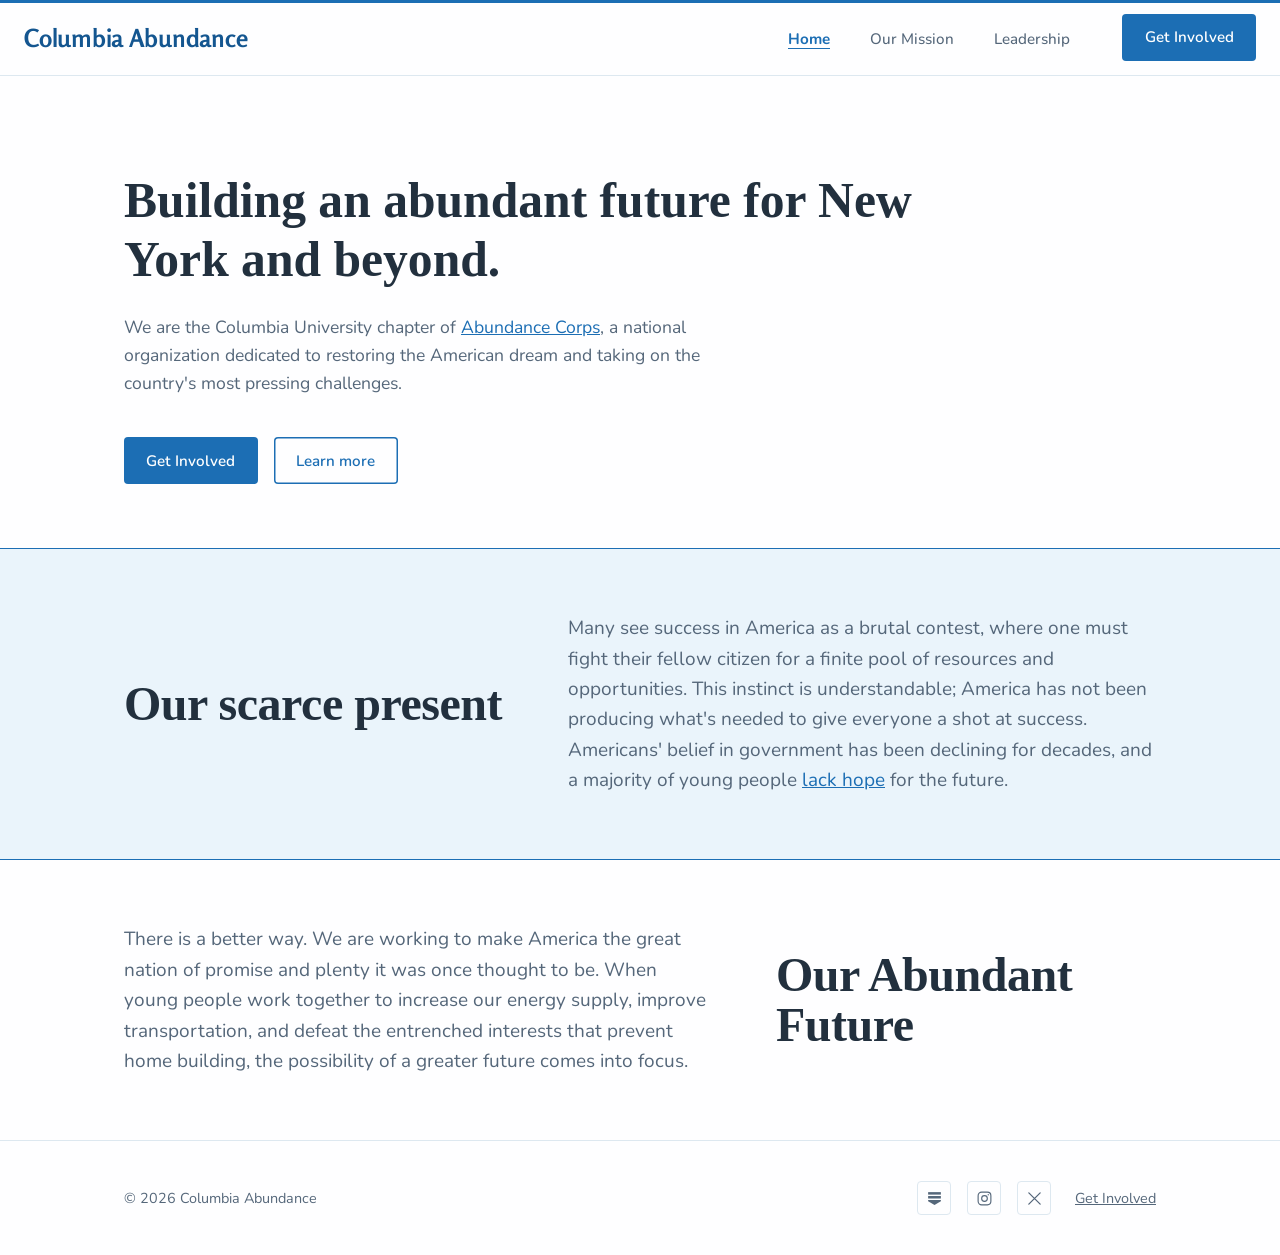
<file: index.html>
<!doctype html>
<html lang="en">
<head>
  <meta charset="utf-8" />
  <meta name="viewport" content="width=device-width, initial-scale=1" />
  <link rel="icon" type="image/png" href="favicon.png?v=2">
  <link rel="icon" type="image/png" href="favicon.png">
  <title>Columbia Abundance</title>
  <link rel="preconnect" href="https://fonts.googleapis.com" />
  <link rel="preconnect" href="https://fonts.gstatic.com" crossorigin />
  <link
    href="https://fonts.googleapis.com/css2?family=Rosario:wght@600;700&family=Nunito:ital,wght@0,400;0,600;0,700;1,400&display=swap"
    rel="stylesheet"
  />
  <link rel="stylesheet" href="css/styles.css" />
</head>
<body class="home">
  <header class="site-header">
    <div class="wrap">
      <a class="brand" href="index.html" aria-label="Columbia Abundance — home">
        <span class="line">Columbia</span>
        <span class="line">Abundance</span>
      </a>

      <button class="nav-toggle" aria-label="Toggle menu" aria-expanded="false">
        <span></span>
        <span></span>
        <span></span>
      </button>

      <ul class="nav-links">
        <li><a href="index.html" aria-current="page">Home</a></li>
        <li><a href="about.html">Our Mission</a></li>
        <li><a href="leadership.html">Leadership</a></li>
      </ul>
    </div>
  </header>

  <div class="floating-cta-bar">
    <div class="wrap floating-cta-wrap">
      <a class="btn floating-cta" href="https://docs.google.com/forms/d/e/1FAIpQLSewqrt_jd8b6f04s4iP4QmbFZ2yU-lKQ9-L9RdtvS6J-8OB_Q/viewform?usp=publish-editor" target="_blank" rel="noopener">Get Involved</a>
    </div>
  </div>

  <main>
    <section class="hero" style="border-bottom: 1px solid var(--color-accent);">
      <div class="wrap">
        <h1>Building an abundant future for New York and beyond.</h1>
        <p>
          We are the Columbia University chapter of
          <a href="https://studentsforabundance.org" target="_blank" rel="noopener">Abundance Corps</a>,
          a national organization dedicated to restoring the American dream and
          taking on the country's most pressing challenges.
        </p>
        <div class="hero-actions">
          <a class="btn" href="https://docs.google.com/forms/d/e/1FAIpQLSewqrt_jd8b6f04s4iP4QmbFZ2yU-lKQ9-L9RdtvS6J-8OB_Q/viewform?usp=publish-editor" target="_blank" rel="noopener">Get Involved</a>
          <a class="btn btn-outline" href="about.html">Learn more</a>
        </div>
      </div>
    </section>

    <section class="soft" style="border-bottom: 1px solid var(--color-accent);">
      <div class="wrap">
        <div class="split-head">
          <h2>Our scarce present</h2>
          <p>
            Many see success in America as a brutal contest, where one must
            fight their fellow citizen for a finite pool of resources and
            opportunities. This instinct is understandable; America has not
            been producing what's needed to give everyone a shot at success.
            Americans' belief in government has been declining for decades,
            and a majority of young people
            <a href="https://iop.harvard.edu/youth-poll/52nd-edition-spring-2026" target="_blank" rel="noopener">lack hope</a>
            for the future.
          </p>
        </div>
      </div>
    </section>

    <section>
      <div class="wrap">
        <div class="split-head split-head--reverse">
          <h2>Our Abundant Future</h2>
          <p>
            There is a better way. We are working to make America the great
            nation of promise and plenty it was once thought to be. When
            young people work together to increase our energy supply, improve
            transportation, and defeat the entrenched interests that prevent
            home building, the possibility of a greater future comes into
            focus.
          </p>
        </div>
      </div>
    </section>
  </main>

  <footer class="site-footer">
    <div class="wrap">
      <span>© 2026 Columbia Abundance</span>
      <div class="footer-links">
        <a class="social-icon" href="https://cubundance.substack.com/?r=911xkw&utm_campaign=pub-share-checklist" target="_blank" rel="noopener" aria-label="Substack">
          <svg viewBox="0 0 24 24" fill="currentColor" aria-hidden="true"><rect x="3" y="3" width="18" height="3.5"/><rect x="3" y="8.5" width="18" height="3.5"/><path d="M3 14h18v2l-9 5-9-5z"/></svg>
        </a>
        <a class="social-icon" href="https://www.instagram.com/cubundance/" target="_blank" rel="noopener" aria-label="Instagram">
          <svg viewBox="0 0 24 24" fill="none" stroke="currentColor" stroke-width="1.6" aria-hidden="true"><rect x="3" y="3" width="18" height="18" rx="5"/><circle cx="12" cy="12" r="4"/><circle cx="17.3" cy="6.7" r="0.9" fill="currentColor" stroke="none"/></svg>
        </a>
        <a class="social-icon" href="https://x.com/cubundance" target="_blank" rel="noopener" aria-label="X (Twitter)">
          <svg viewBox="0 0 24 24" fill="none" stroke="currentColor" stroke-width="1.8" stroke-linecap="round" aria-hidden="true"><path d="M4 4l16 16M20 4L4 20"/></svg>
        </a>
        <a class="text-link" href="https://docs.google.com/forms/d/e/1FAIpQLSewqrt_jd8b6f04s4iP4QmbFZ2yU-lKQ9-L9RdtvS6J-8OB_Q/viewform?usp=publish-editor" target="_blank" rel="noopener">Get Involved</a>
      </div>
    </div>
  </footer>

  <script src="js/nav.js"></script>
</body>
</html>
</file>
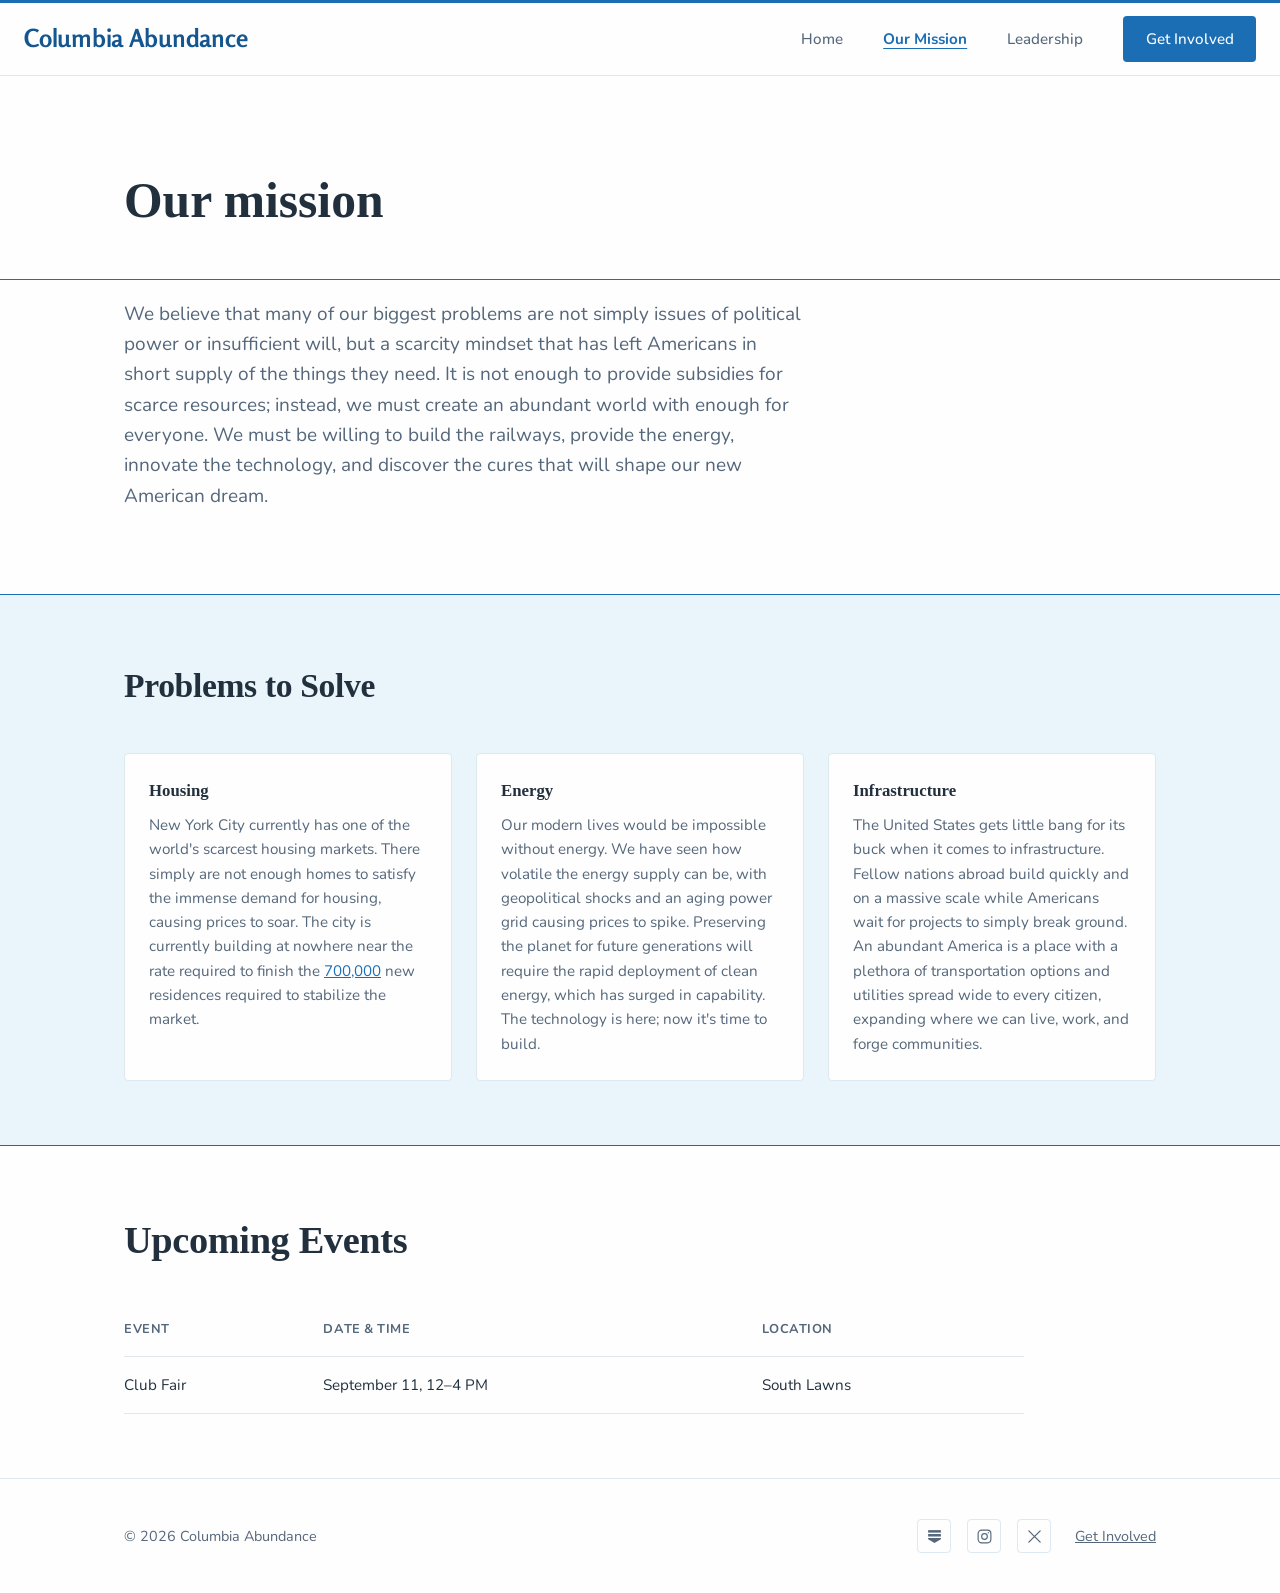
<file: about.html>
<!doctype html>
<html lang="en">
<head>
  <meta charset="utf-8" />
  <meta name="viewport" content="width=device-width, initial-scale=1" />
  <link rel="icon" type="image/png" href="favicon.png?v=2">
  <title>Our Mission — Columbia Abundance</title>
  <link rel="preconnect" href="https://fonts.googleapis.com" />
  <link rel="preconnect" href="https://fonts.gstatic.com" crossorigin />
  <link
    href="https://fonts.googleapis.com/css2?family=Rosario:wght@600;700&family=Nunito:ital,wght@0,400;0,600;0,700;1,400&display=swap"
    rel="stylesheet"
  />
  <link rel="stylesheet" href="css/styles.css" />
</head>
<body>
  <header class="site-header">
    <div class="wrap">
      <a class="brand" href="index.html" aria-label="Columbia Abundance — home">
        <span class="line">Columbia</span>
        <span class="line">Abundance</span>
      </a>

      <button class="nav-toggle" aria-label="Toggle menu" aria-expanded="false">
        <span></span>
        <span></span>
        <span></span>
      </button>

      <ul class="nav-links">
        <li><a href="index.html">Home</a></li>
        <li><a href="about.html" aria-current="page">Our Mission</a></li>
        <li><a href="leadership.html">Leadership</a></li>
        <li><a href="https://docs.google.com/forms/d/e/1FAIpQLSewqrt_jd8b6f04s4iP4QmbFZ2yU-lKQ9-L9RdtvS6J-8OB_Q/viewform?usp=publish-editor" class="btn" target="_blank" rel="noopener">Get Involved</a></li>
      </ul>
    </div>
  </header>

  <main>
    <section class="hero" style="padding-bottom: var(--space-3); border-bottom: 1px solid var(--color-accent);">
      <div class="wrap">
        <h1>Our mission</h1>
      </div>
    </section>

    <section style="padding-top: 0; border-bottom: 1px solid var(--color-accent);">
      <div class="wrap">
        <div class="prose">
          <p>
            We believe that many of our biggest problems are not simply issues
            of political power or insufficient will, but a scarcity mindset
            that has left Americans in short supply of the things they need. It
            is not enough to provide subsidies for scarce resources; instead,
            we must create an abundant world with enough for everyone. We must
            be willing to build the railways, provide the energy, innovate the
            technology, and discover the cures that will shape our new American
            dream.
          </p>
        </div>
      </div>
    </section>

    <section class="soft" style="border-bottom: 1px solid var(--color-accent);">
      <div class="wrap">
        <div class="section-head">
          <h2>Problems to Solve</h2>
        </div>
        <div class="pillars">
          <div class="pillar">
            <h3>Housing</h3>
            <p>
              New York City currently has one of the world's scarcest housing
              markets. There simply are not enough homes to satisfy the
              immense demand for housing, causing prices to soar. The city is
              currently building at nowhere near the rate required to finish
              the
              <a href="https://www.nytimes.com/2026/08/19/nyregion/nyc-housing-shortage.html" target="_blank" rel="noopener">700,000</a>
              new residences required to stabilize the market.
            </p>
          </div>
          <div class="pillar">
            <h3>Energy</h3>
            <p>
              Our modern lives would be impossible without energy. We have
              seen how volatile the energy supply can be, with geopolitical
              shocks and an aging power grid causing prices to spike.
              Preserving the planet for future generations will require the
              rapid deployment of clean energy, which has surged in
              capability. The technology is here; now it's time to build.
            </p>
          </div>
          <div class="pillar">
            <h3>Infrastructure</h3>
            <p>
              The United States gets little bang for its buck when it comes
              to infrastructure. Fellow nations abroad build quickly and on a
              massive scale while Americans wait for projects to simply break
              ground. An abundant America is a place with a plethora of
              transportation options and utilities spread wide to every
              citizen, expanding where we can live, work, and forge
              communities.
            </p>
          </div>
        </div>
      </div>
    </section>

    <section>
      <div class="wrap">
        <div class="prose">
          <h2>Upcoming Events</h2>
        </div>
        <div class="events-table-wrap">
          <table class="events-table">
            <thead>
              <tr>
                <th>Event</th>
                <th>Date &amp; Time</th>
                <th>Location</th>
              </tr>
            </thead>
            <tbody>
              <tr>
                <td>Club Fair</td>
                <td>September 11, 12–4 PM</td>
                <td>South Lawns</td>
              </tr>
            </tbody>
          </table>
        </div>
      </div>
    </section>
  </main>

  <footer class="site-footer">
    <div class="wrap">
      <span>© 2026 Columbia Abundance</span>
      <div class="footer-links">
        <a class="social-icon" href="https://cubundance.substack.com/?r=911xkw&utm_campaign=pub-share-checklist" target="_blank" rel="noopener" aria-label="Substack">
          <svg viewBox="0 0 24 24" fill="currentColor" aria-hidden="true"><rect x="3" y="3" width="18" height="3.5"/><rect x="3" y="8.5" width="18" height="3.5"/><path d="M3 14h18v2l-9 5-9-5z"/></svg>
        </a>
        <a class="social-icon" href="https://www.instagram.com/cubundance/" target="_blank" rel="noopener" aria-label="Instagram">
          <svg viewBox="0 0 24 24" fill="none" stroke="currentColor" stroke-width="1.6" aria-hidden="true"><rect x="3" y="3" width="18" height="18" rx="5"/><circle cx="12" cy="12" r="4"/><circle cx="17.3" cy="6.7" r="0.9" fill="currentColor" stroke="none"/></svg>
        </a>
        <a class="social-icon" href="https://x.com/cubundance" target="_blank" rel="noopener" aria-label="X (Twitter)">
          <svg viewBox="0 0 24 24" fill="none" stroke="currentColor" stroke-width="1.8" stroke-linecap="round" aria-hidden="true"><path d="M4 4l16 16M20 4L4 20"/></svg>
        </a>
        <a class="text-link" href="https://docs.google.com/forms/d/e/1FAIpQLSewqrt_jd8b6f04s4iP4QmbFZ2yU-lKQ9-L9RdtvS6J-8OB_Q/viewform?usp=publish-editor" target="_blank" rel="noopener">Get Involved</a>
      </div>
    </div>
  </footer>

  <script src="js/nav.js"></script>
</body>
</html>
</file>
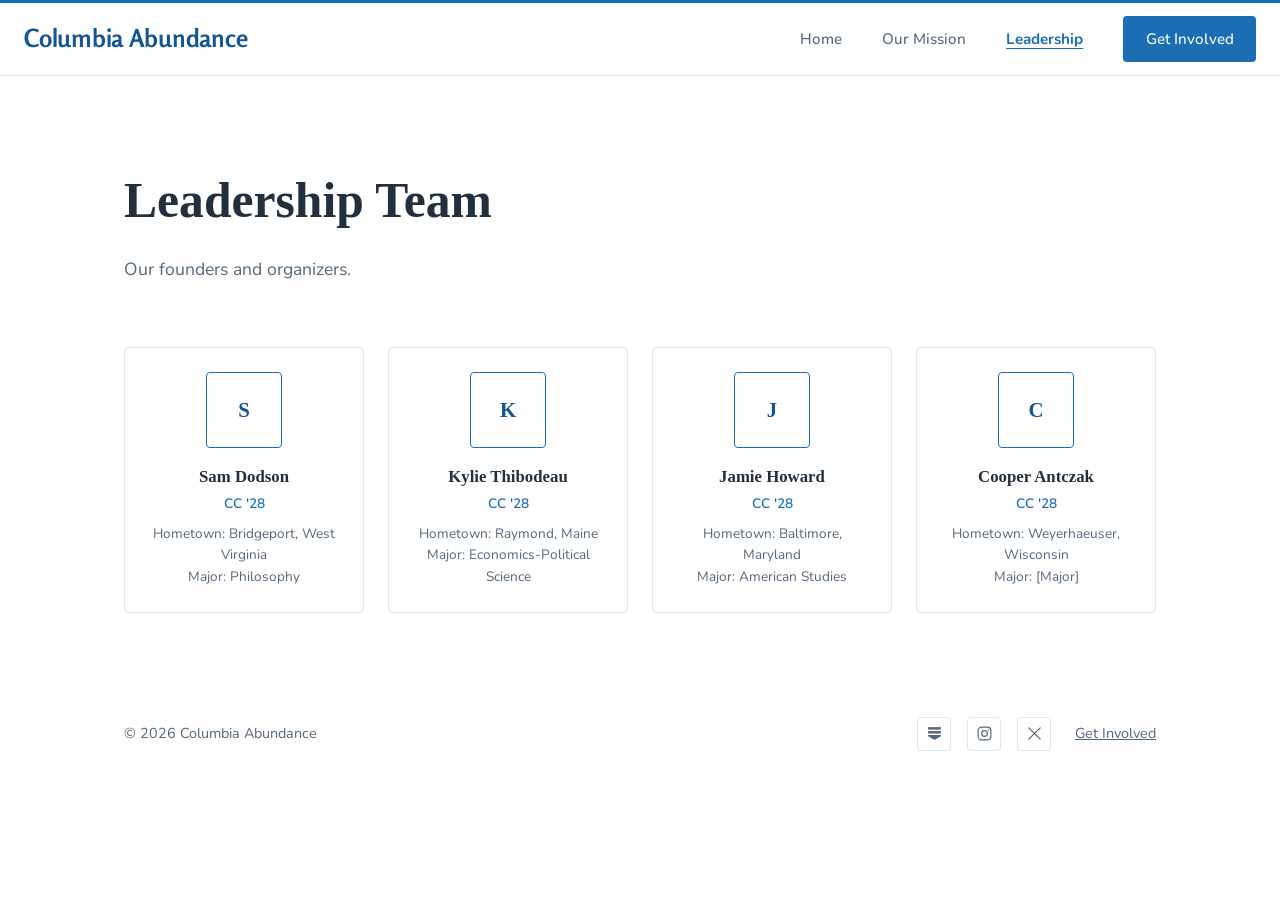
<file: leadership.html>
<!doctype html>
<html lang="en">
<head>
  <meta charset="utf-8" />
  <meta name="viewport" content="width=device-width, initial-scale=1" />
  <link rel="icon" type="image/png" href="favicon.png?v=2">
  <title>Leadership — Columbia Abundance</title>
  <link rel="preconnect" href="https://fonts.googleapis.com" />
  <link rel="preconnect" href="https://fonts.gstatic.com" crossorigin />
  <link
    href="https://fonts.googleapis.com/css2?family=Rosario:wght@600;700&family=Nunito:ital,wght@0,400;0,600;0,700;1,400&display=swap"
    rel="stylesheet"
  />
  <link rel="stylesheet" href="css/styles.css" />
</head>
<body>
  <header class="site-header">
    <div class="wrap">
      <a class="brand" href="index.html" aria-label="Columbia Abundance — home">
        <span class="line">Columbia</span>
        <span class="line">Abundance</span>
      </a>

      <button class="nav-toggle" aria-label="Toggle menu" aria-expanded="false">
        <span></span>
        <span></span>
        <span></span>
      </button>

      <ul class="nav-links">
        <li><a href="index.html">Home</a></li>
        <li><a href="about.html">Our Mission</a></li>
        <li><a href="leadership.html" aria-current="page">Leadership</a></li>
        <li><a href="https://docs.google.com/forms/d/e/1FAIpQLSewqrt_jd8b6f04s4iP4QmbFZ2yU-lKQ9-L9RdtvS6J-8OB_Q/viewform?usp=publish-editor" class="btn" target="_blank" rel="noopener">Get Involved</a></li>
      </ul>
    </div>
  </header>

  <main>
    <section class="hero" style="padding-bottom: var(--space-3); border-bottom: none;">
      <div class="wrap">
        <h1>Leadership Team</h1>
        <p>Our founders and organizers.</p>
      </div>
    </section>

    <section style="padding-top: 0;">
      <div class="wrap">
        <!-- Duplicate an .officer-card for each additional person. -->
        <div class="officers">
          <div class="officer-card">
            <div class="officer-avatar">S</div>
            <h3>Sam Dodson</h3>
            <p class="officer-year">CC '28</p>
            <p class="officer-detail">Hometown: Bridgeport, West Virginia</p>
            <p class="officer-detail">Major: Philosophy</p>
          </div>
          <div class="officer-card">
            <div class="officer-avatar">K</div>
            <h3>Kylie Thibodeau</h3>
            <p class="officer-year">CC '28</p>
            <p class="officer-detail">Hometown: Raymond, Maine</p>
            <p class="officer-detail">Major: Economics-Political Science</p>
          </div>
          <div class="officer-card">
            <div class="officer-avatar">J</div>
            <h3>Jamie Howard</h3>
            <p class="officer-year">CC '28</p>
            <p class="officer-detail">Hometown: Baltimore, Maryland</p>
            <p class="officer-detail">Major: American Studies</p>
          </div>
          <div class="officer-card">
            <div class="officer-avatar">C</div>
            <h3>Cooper Antczak</h3>
            <p class="officer-year">CC '28</p>
            <p class="officer-detail">Hometown: Weyerhaeuser, Wisconsin</p>
            <p class="officer-detail">Major: [Major]</p>
          </div>
        </div>
      </div>
    </section>
  </main>

  <footer class="site-footer" style="border-top: none;">
    <div class="wrap">
      <span>© 2026 Columbia Abundance</span>
      <div class="footer-links">
        <a class="social-icon" href="https://cubundance.substack.com/?r=911xkw&utm_campaign=pub-share-checklist" target="_blank" rel="noopener" aria-label="Substack">
          <svg viewBox="0 0 24 24" fill="currentColor" aria-hidden="true"><rect x="3" y="3" width="18" height="3.5"/><rect x="3" y="8.5" width="18" height="3.5"/><path d="M3 14h18v2l-9 5-9-5z"/></svg>
        </a>
        <a class="social-icon" href="https://www.instagram.com/cubundance/" target="_blank" rel="noopener" aria-label="Instagram">
          <svg viewBox="0 0 24 24" fill="none" stroke="currentColor" stroke-width="1.6" aria-hidden="true"><rect x="3" y="3" width="18" height="18" rx="5"/><circle cx="12" cy="12" r="4"/><circle cx="17.3" cy="6.7" r="0.9" fill="currentColor" stroke="none"/></svg>
        </a>
        <a class="social-icon" href="https://x.com/cubundance" target="_blank" rel="noopener" aria-label="X (Twitter)">
          <svg viewBox="0 0 24 24" fill="none" stroke="currentColor" stroke-width="1.8" stroke-linecap="round" aria-hidden="true"><path d="M4 4l16 16M20 4L4 20"/></svg>
        </a>
        <a class="text-link" href="https://docs.google.com/forms/d/e/1FAIpQLSewqrt_jd8b6f04s4iP4QmbFZ2yU-lKQ9-L9RdtvS6J-8OB_Q/viewform?usp=publish-editor" target="_blank" rel="noopener">Get Involved</a>
      </div>
    </div>
  </footer>

  <script src="js/nav.js"></script>
</body>
</html>
</file>
<file: css/styles.css>
/* ==========================================================================
   Columbia Abundance — design system
   Edit the variables below to change color/type/spacing site-wide.
   ========================================================================== */

:root {
  /* Color — light, airy palette built around Columbia Blue */
  --color-bg: #fefeff;
  --color-bg-soft: #eaf4fb;
  --color-text: #22303e;
  --color-text-muted: #55677a;
  --color-accent: #1c6eb4;
  --color-accent-dark: #145690;
  --color-accent-soft: #d9ecf9;
  --color-border: #dde8f0;

  /* Type */
  --font-body: "Nunito", -apple-system, BlinkMacSystemFont, "Segoe UI", Inter,
    Roboto, Helvetica, Arial, sans-serif;
  --font-heading: Georgia, Cambria, "Iowan Old Style", "Times New Roman", Times,
    serif;
  --font-wordmark: "Rosario", var(--font-body);
  --font-size-base: 17px;
  --line-height-base: 1.6;

  /* Spacing scale */
  --space-1: 0.5rem;
  --space-2: 1rem;
  --space-3: 1.5rem;
  --space-4: 2.5rem;
  --space-5: 4rem;
  --space-6: 6rem;

  /* Layout */
  --content-width: 1080px;
  --radius: 4px;
}

@media (prefers-color-scheme: dark) {
  :root {
    --color-bg: #16232f;
    --color-bg-soft: #1e3247;
    --color-text: #eaf4fb;
    --color-text-muted: #a9c2d6;
    --color-accent: #8fc7ee;
    --color-accent-dark: #b3dbf5;
    --color-accent-soft: #2b4a66;
    --color-border: #2e4358;
  }
}

* {
  box-sizing: border-box;
}

html,
body {
  margin: 0;
  padding: 0;
}

body {
  font-family: var(--font-body);
  font-size: var(--font-size-base);
  line-height: var(--line-height-base);
  color: var(--color-text);
  background: var(--color-bg);
  -webkit-font-smoothing: antialiased;
}

img {
  max-width: 100%;
  display: block;
}

a {
  color: var(--color-accent);
}

h1,
h2,
h3 {
  font-family: var(--font-heading);
  font-weight: 700;
}

.wrap {
  max-width: var(--content-width);
  margin: 0 auto;
  padding: 0 var(--space-3);
}

/* ---- Header / nav ---- */

.site-header {
  position: sticky;
  top: 0;
  z-index: 10;
  background: color-mix(in srgb, var(--color-bg) 88%, transparent);
  backdrop-filter: blur(8px);
  border-top: 3px solid var(--color-accent);
  border-bottom: 1px solid var(--color-border);
}

/* On the homepage, the title/nav bar scrolls away with the page instead of
   staying pinned — only the "Get Involved" button (below) stays fixed. */
body.home .site-header {
  position: static;
}

/* Reserve space so the fixed button (below) never overlaps "Leadership". */
body.home .site-header .wrap {
  padding-right: 210px;
}

/* Positions "Get Involved" using the same centered .wrap column as every
   other page's nav bar, instead of a raw viewport edge — so it lines up in
   exactly the same spot when navigating between pages, rather than jumping
   between "aligned to content" (other pages) and "aligned to browser edge"
   (this page) on wide screens. */
.floating-cta-bar {
  position: fixed;
  top: 0;
  left: 0;
  right: 0;
  z-index: 50;
  pointer-events: none;
}

.floating-cta-wrap {
  display: flex;
  justify-content: flex-end;
  align-items: center;
  height: 75px;
}

.floating-cta {
  pointer-events: auto;
}

/* Wider than the standard reading-width .wrap, so the nav sits close to the
   actual browser corner instead of the narrower content column. Both the
   header and the floating "Get Involved" bar use this same width, so they
   stay lined up with each other across pages. */
.site-header .wrap,
.floating-cta-wrap {
  max-width: 1400px;
}

.site-header .wrap {
  display: flex;
  align-items: center;
  justify-content: space-between;
  height: 72px;
}

.brand {
  display: flex;
  align-items: baseline;
  gap: 0.35rem;
  text-decoration: none;
  flex-shrink: 0;
}

.brand .line {
  font-family: var(--font-wordmark);
  font-weight: 700;
  font-size: clamp(1.2rem, 3vw, 1.55rem);
  color: var(--color-accent-dark);
  letter-spacing: -0.01em;
  white-space: nowrap;
}

.nav-links {
  display: flex;
  align-items: center;
  gap: var(--space-4);
  list-style: none;
  margin: 0;
  padding: 0;
}

.nav-links a {
  color: var(--color-text-muted);
  text-decoration: none;
  font-weight: 500;
  font-size: 0.95rem;
  text-underline-offset: 4px;
  transition: color 0.15s ease;
}

.nav-links a:not(.btn):hover {
  color: var(--color-text);
  text-decoration: underline;
}

.nav-links a:not(.btn)[aria-current="page"] {
  color: var(--color-accent);
  font-weight: 700;
  text-decoration: underline;
}

.nav-links .btn {
  color: #fff;
}

.nav-toggle {
  display: none;
  background: none;
  border: none;
  cursor: pointer;
  padding: var(--space-1);
}

.nav-toggle span {
  display: block;
  width: 22px;
  height: 2px;
  background: var(--color-text);
  margin: 5px 0;
  transition: transform 0.2s ease, opacity 0.2s ease;
}

/* ---- Buttons ---- */

.btn {
  display: inline-block;
  background: var(--color-accent);
  color: #fff;
  text-decoration: none;
  font-weight: 600;
  font-size: 0.95rem;
  padding: 0.7rem 1.4rem;
  border-radius: var(--radius);
  border: none;
  cursor: pointer;
  transition: background 0.15s ease;
}

.btn:hover {
  background: var(--color-accent-dark);
}

.btn-outline {
  background: transparent;
  color: var(--color-accent);
  box-shadow: inset 0 0 0 1.5px var(--color-accent);
}

.btn-outline:hover {
  background: var(--color-accent-soft);
}

/* ---- Hero ---- */

.hero {
  padding: var(--space-6) 0 var(--space-5);
  border-bottom: 1px solid var(--color-border);
}

.hero h1 {
  font-size: clamp(2.1rem, 4.5vw, 3.1rem);
  line-height: 1.18;
  margin: 0 0 var(--space-3);
  max-width: 800px;
}

.hero p {
  color: var(--color-text-muted);
  font-size: 1.1rem;
  max-width: 640px;
  margin: 0 0 var(--space-4);
}

.hero-actions {
  display: flex;
  gap: var(--space-2);
  flex-wrap: wrap;
}

/* ---- Sections ---- */

section {
  padding: var(--space-5) 0;
}

section.soft {
  background: var(--color-bg-soft);
}

.section-head {
  max-width: 640px;
  margin: 0 0 var(--space-4);
}

.section-head h2 {
  font-size: clamp(1.6rem, 3vw, 2.1rem);
  letter-spacing: -0.01em;
  margin: 0 0 var(--space-1);
}

.section-head p {
  color: var(--color-text-muted);
  margin: 0;
}

.section-head p + p {
  margin-top: var(--space-2);
}

.split-head {
  display: grid;
  grid-template-columns: minmax(220px, 380px) 1fr;
  gap: var(--space-5);
  align-items: center;
}

.split-head h2 {
  font-size: clamp(2.1rem, 4.3vw, 3rem);
  line-height: 1.05;
  letter-spacing: -0.01em;
  margin: 0;
}

.split-head p {
  color: var(--color-text-muted);
  font-size: 19px;
  max-width: 640px;
  margin: 0;
}

/* Mirrors .split-head with the heading on the right — the h2 stays first in
   the markup (for reading/accessibility order) and is just moved visually
   via `order`. */
.split-head--reverse {
  grid-template-columns: 1fr minmax(220px, 380px);
}

.split-head--reverse h2 {
  order: 2;
}

.split-head--reverse p {
  order: 1;
}

.pillars {
  display: grid;
  grid-template-columns: repeat(3, 1fr);
  gap: var(--space-3);
}

.pillar {
  background: var(--color-bg);
  border: 1px solid var(--color-border);
  border-radius: var(--radius);
  padding: var(--space-3);
}

.pillar h3 {
  margin: 0 0 var(--space-1);
  font-size: 1.05rem;
}

.pillar p {
  color: var(--color-text-muted);
  margin: 0;
  font-size: 0.95rem;
}

.pillar p + p {
  margin-top: var(--space-2);
}

/* ---- Leadership / officers ---- */

.officers {
  display: grid;
  grid-template-columns: repeat(2, 1fr);
  gap: var(--space-3);
}

@media (min-width: 900px) {
  .officers {
    grid-template-columns: repeat(4, 1fr);
  }
}

.officer-card {
  background: var(--color-bg);
  border: 1px solid var(--color-border);
  border-radius: var(--radius);
  padding: var(--space-3);
  text-align: center;
}

.officer-avatar {
  width: 76px;
  height: 76px;
  margin: 0 auto var(--space-2);
  border: 1.5px solid var(--color-accent);
  border-radius: var(--radius);
  color: var(--color-accent-dark);
  display: flex;
  align-items: center;
  justify-content: center;
  font-family: var(--font-heading);
  font-weight: 700;
  font-size: 1.3rem;
}

.officer-card h3 {
  margin: 0 0 0.15rem;
  font-size: 1.05rem;
}

.officer-year {
  color: var(--color-accent);
  font-weight: 600;
  font-size: 0.85rem;
  margin: 0 0 var(--space-1);
}

.officer-detail {
  color: var(--color-text-muted);
  margin: 0;
  font-size: 0.85rem;
}

.prose {
  max-width: 680px;
  color: var(--color-text);
}

.prose h2 {
  font-size: clamp(1.8rem, 3.2vw, 2.4rem);
  letter-spacing: -0.01em;
  margin-top: var(--space-6);
}

.prose h2:first-child {
  margin-top: 0;
}

.prose p {
  color: var(--color-text-muted);
  font-size: 19px;
}

/* ---- Upcoming events table ---- */

.events-table-wrap {
  margin-top: var(--space-3);
  overflow-x: auto;
}

.events-table {
  width: 100%;
  max-width: 900px;
  border-collapse: collapse;
}

.events-table th,
.events-table td {
  text-align: left;
  padding: var(--space-2) var(--space-3) var(--space-2) 0;
  border-bottom: 1px solid var(--color-border);
  white-space: nowrap;
}

.events-table th {
  color: var(--color-text-muted);
  font-size: 0.8rem;
  text-transform: uppercase;
  letter-spacing: 0.04em;
  font-weight: 700;
}

.events-table td {
  font-size: 0.95rem;
}

/* ---- Contact / join card ---- */

.join-card {
  max-width: 560px;
  margin: 0 auto;
  text-align: center;
  background: var(--color-bg);
  border: 1px solid var(--color-border);
  border-radius: var(--radius);
  padding: var(--space-5) var(--space-4);
}

.join-card h2 {
  margin: 0 0 var(--space-1);
  font-size: 1.6rem;
}

.join-card p {
  color: var(--color-text-muted);
  margin: 0 0 var(--space-3);
}

.contact-detail {
  margin-top: var(--space-4);
  color: var(--color-text-muted);
  font-size: 0.95rem;
}

/* ---- Footer ---- */

.site-footer {
  border-top: 1px solid var(--color-border);
  padding: var(--space-4) 0;
  color: var(--color-text-muted);
  font-size: 0.9rem;
}

.site-footer .wrap {
  display: flex;
  align-items: center;
  justify-content: space-between;
  flex-wrap: wrap;
  gap: var(--space-2);
}

.site-footer a {
  color: var(--color-text-muted);
}

.footer-links {
  display: flex;
  align-items: center;
  gap: var(--space-2);
}

.footer-links .text-link {
  margin-left: var(--space-1);
}

.social-icon {
  display: inline-flex;
  align-items: center;
  justify-content: center;
  width: 34px;
  height: 34px;
  border: 1.5px solid var(--color-border);
  border-radius: var(--radius);
  color: var(--color-text-muted);
  transition: color 0.15s ease, border-color 0.15s ease;
}

.social-icon svg {
  width: 17px;
  height: 17px;
}

.social-icon:hover {
  color: var(--color-accent);
  border-color: var(--color-accent);
}

/* ---- Responsive ---- */

@media (max-width: 720px) {
  .pillars,
  .officers {
    grid-template-columns: 1fr;
  }

  .split-head {
    grid-template-columns: 1fr;
    gap: var(--space-2);
  }

  .split-head--reverse h2,
  .split-head--reverse p {
    order: 0;
  }

  .floating-cta-bar {
    top: 75px;
  }

  .floating-cta-wrap {
    height: auto;
    padding-top: var(--space-2);
  }

  body.home .site-header .wrap {
    padding-right: var(--space-3);
  }

  .nav-toggle {
    display: block;
  }

  .nav-links {
    position: absolute;
    top: 75px;
    left: 0;
    right: 0;
    background: var(--color-bg);
    border-bottom: 1px solid var(--color-border);
    flex-direction: column;
    align-items: flex-start;
    gap: var(--space-2);
    padding: var(--space-3);
    display: none;
  }

  .nav-links.open {
    display: flex;
  }

  .nav-links a,
  .nav-links .btn {
    width: 100%;
  }

  .nav-links .btn {
    text-align: center;
  }

  .site-header.nav-open .nav-toggle span:nth-child(1) {
    transform: translateY(7px) rotate(45deg);
  }

  .site-header.nav-open .nav-toggle span:nth-child(2) {
    opacity: 0;
  }

  .site-header.nav-open .nav-toggle span:nth-child(3) {
    transform: translateY(-7px) rotate(-45deg);
  }
}
</file>
